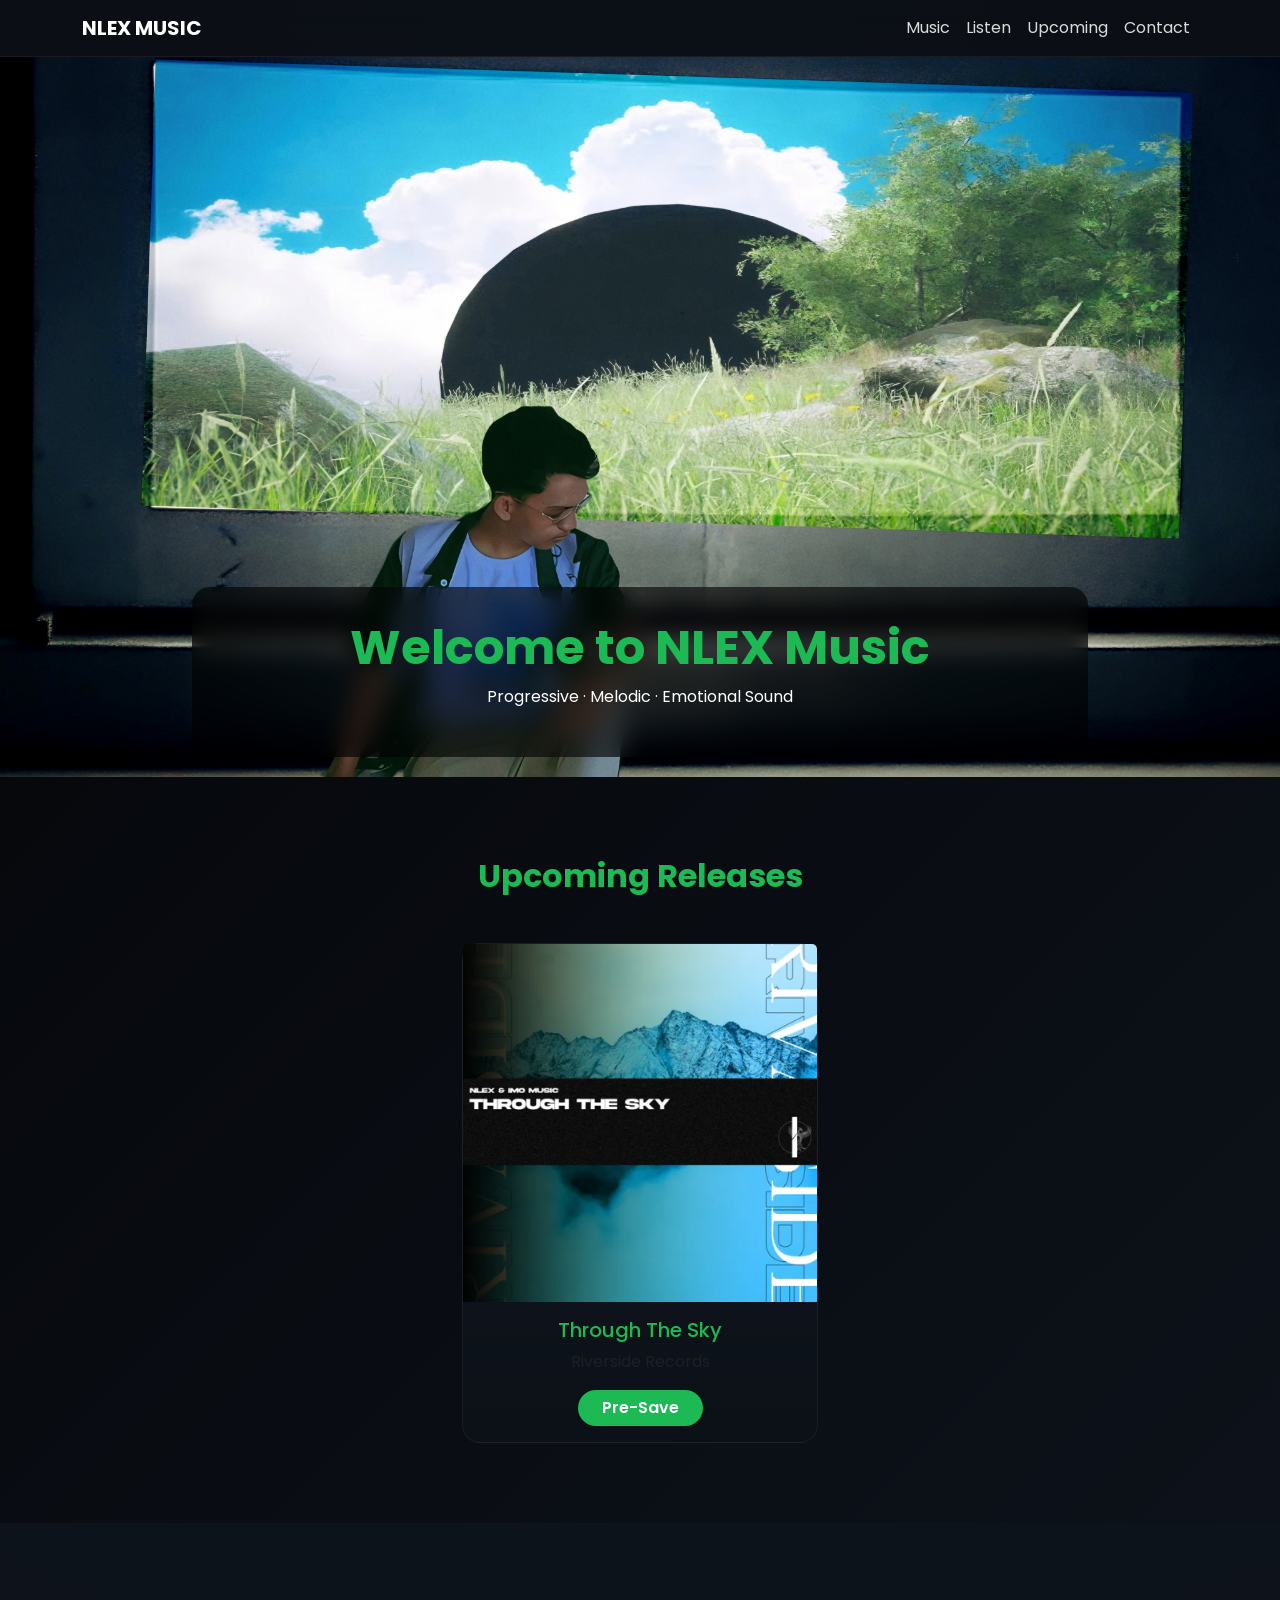
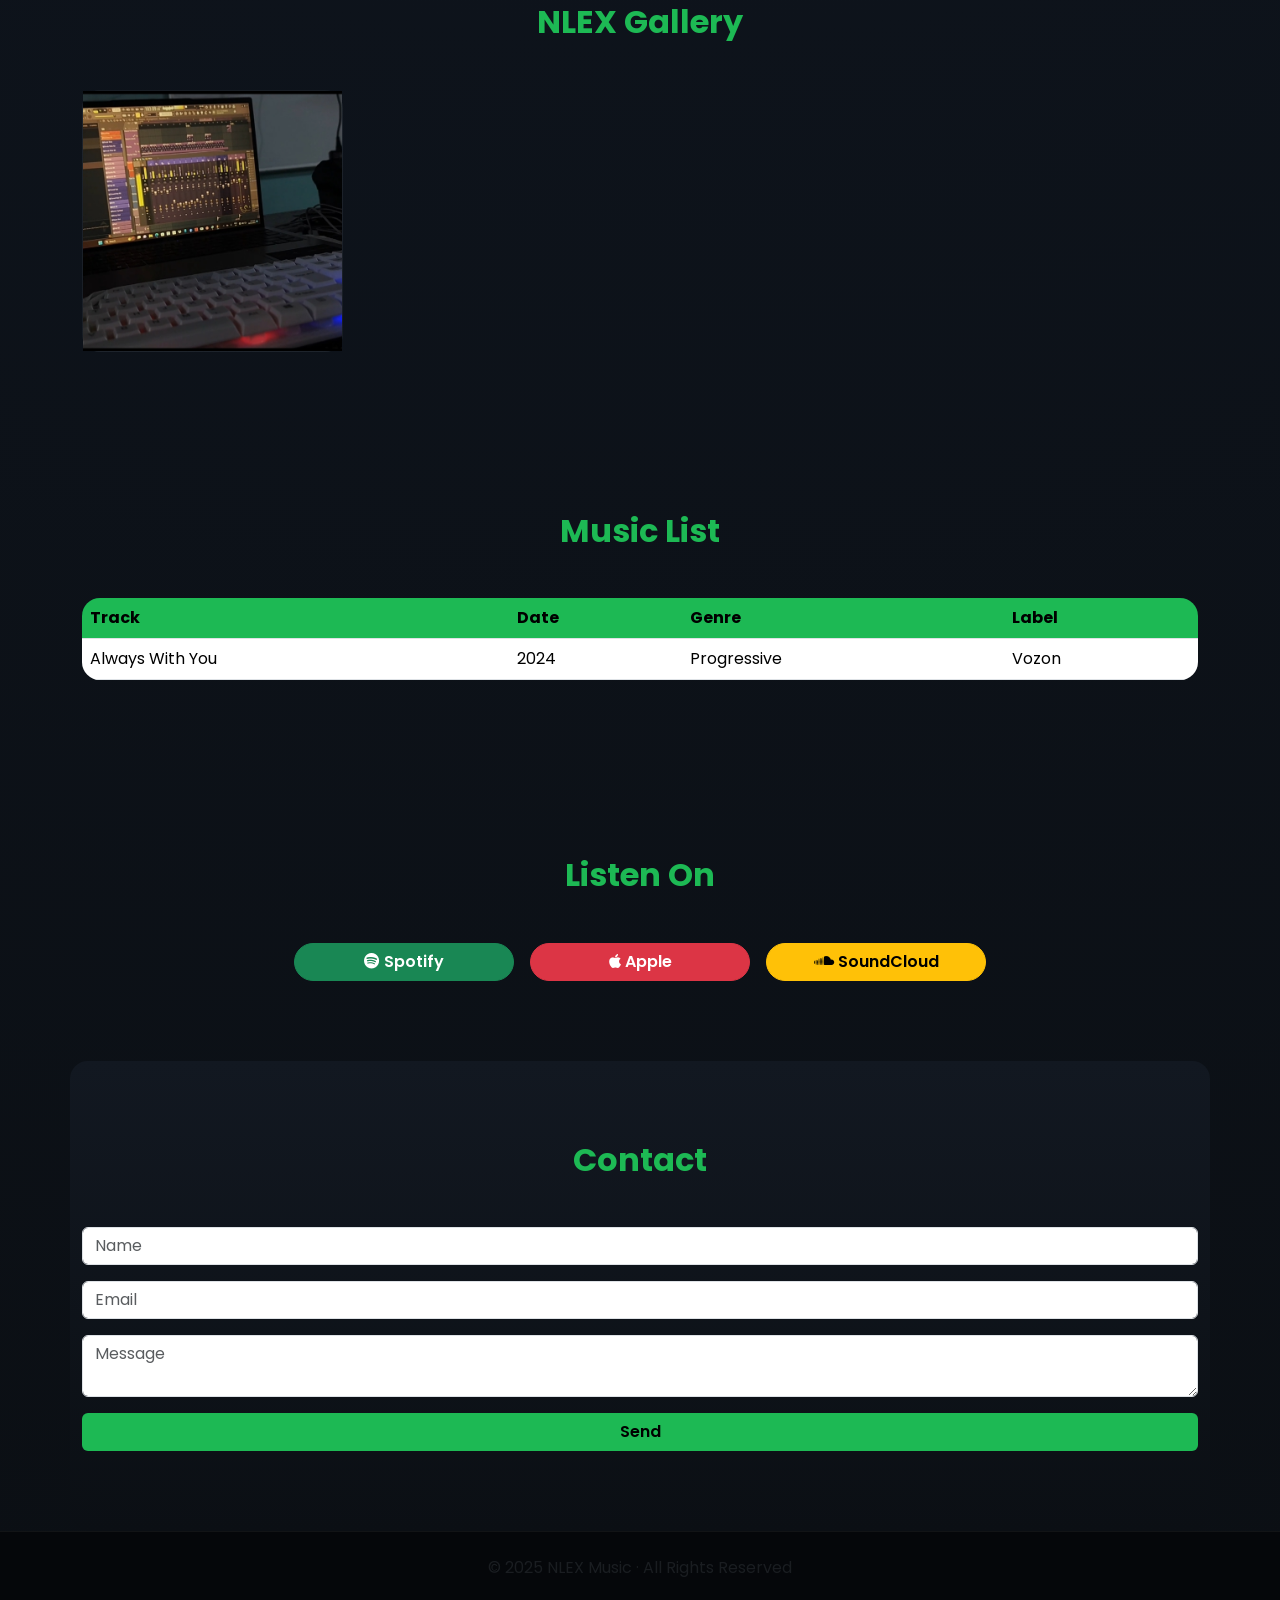
<file: nlexwebsite/index.html>
<!DOCTYPE html>
<html lang="en">
<head>
<meta charset="UTF-8">
<meta name="viewport" content="width=device-width, initial-scale=1.0">
<title>NLEX Music</title>

<!-- Bootstrap / Icons / Fonts -->
<link href="https://cdn.jsdelivr.net/npm/bootstrap@5.3.2/dist/css/bootstrap.min.css" rel="stylesheet">
<link href="https://cdn.jsdelivr.net/npm/bootstrap-icons/font/bootstrap-icons.css" rel="stylesheet">
<link href="https://cdnjs.cloudflare.com/ajax/libs/font-awesome/6.4.2/css/all.min.css" rel="stylesheet">
<link href="https://fonts.googleapis.com/css2?family=Poppins:wght@400;600;700&display=swap" rel="stylesheet">

<style>
:root {
  --bg-main:#0b0f14;
  --bg-soft:#121821;
  --accent:#1DB954;
  --text:#eaeef2;
  --muted:#9aa4af;
  --radius:18px;
}

body{
  font-family:Poppins,sans-serif;
  background:radial-gradient(circle at top,#101722,var(--bg-main));
  color:var(--text);
}

/* NAVBAR */
.navbar{
  backdrop-filter:blur(14px);
  background:rgba(11,15,20,.85);
  border-bottom:1px solid rgba(255,255,255,.05);
}
.nav-link{color:#fff!important;opacity:.85}
.nav-link:hover{opacity:1;color:var(--accent)!important}

/* HERO */
.carousel-item{
  height:min(90vh,720px);
  background-size:cover;
  background-position:center;
}
.carousel-caption{
  background:rgba(0,0,0,.6);
  backdrop-filter:blur(12px);
  border-radius:var(--radius);
  padding:2rem;
}
.carousel-caption h1{
  color:var(--accent);
  font-weight:700;
  font-size:clamp(1.8rem,4vw,3rem);
}

/* SECTIONS */
section{padding:5rem 0}
section h2{
  color:var(--accent);
  font-weight:700;
  text-align:center;
  margin-bottom:3rem;
}

/* CARDS */
.card{
  background:linear-gradient(180deg,var(--bg-soft),#0c1118);
  border-radius:var(--radius);
  border:1px solid rgba(255,255,255,.05);
  transition:.35s ease;
}
.card:hover{
  transform:translateY(-6px);
  box-shadow:0 25px 50px rgba(0,0,0,.6);
}
.card-title{color:var(--accent)}

/* UPCOMING */
#upcoming{background:linear-gradient(135deg,#06080c,#0d121a)}
#upcoming .btn{background:var(--accent);border:none;font-weight:600}

/* GALLERY */
.gallery-card img{
  height:260px;
  object-fit:cover;
}
.overlay{
  position:absolute;
  inset:0;
  background:rgba(0,0,0,.7);
  backdrop-filter:blur(10px);
  display:flex;
  align-items:center;
  justify-content:center;
  opacity:0;
  transition:.4s;
}
.gallery-card:hover .overlay{opacity:1}

/* TABLE */
.table{
  background:var(--bg-soft);
  border-radius:var(--radius);
  overflow:hidden;
}
.table th{
  background:var(--accent);
  color:#000;
}

/* LISTEN */
#listen .btn{
  min-width:220px;
  border-radius:50px;
  font-weight:600;
}

/* FAQ */
.accordion-button{background:var(--bg-soft);color:#fff}
.accordion-button:not(.collapsed){
  background:var(--accent);
  color:#000;
}

/* CONTACT */
#contact{
  background:linear-gradient(180deg,var(--bg-soft),#0b0f14);
  border-radius:var(--radius);
}
#contact .btn{background:var(--accent);color:#000;font-weight:600}

/* FOOTER */
footer{
  background:#05070a;
  border-top:1px solid rgba(255,255,255,.05);
}

/* MOBILE */
@media(max-width:768px){
  section{padding:3.5rem 1rem}
  .gallery-card img{height:200px}
}
</style>
</head>

<body>

<!-- NAVBAR -->
<nav class="navbar navbar-expand-md navbar-dark sticky-top">
  <div class="container">
    <a class="navbar-brand fw-bold" href="#">NLEX MUSIC</a>
    <button class="navbar-toggler" data-bs-toggle="collapse" data-bs-target="#nav">
      <i class="bi bi-list"></i>
    </button>
    <div id="nav" class="collapse navbar-collapse">
      <ul class="navbar-nav ms-auto">
        <li class="nav-item"><a class="nav-link" href="#music">Music</a></li>
        <li class="nav-item"><a class="nav-link" href="#listen">Listen</a></li>
        <li class="nav-item"><a class="nav-link" href="#upcoming">Upcoming</a></li>
        <li class="nav-item"><a class="nav-link" href="#contact">Contact</a></li>
      </ul>
    </div>
  </div>
</nav>

<!-- HERO -->
<div id="hero" class="carousel slide" data-bs-ride="carousel">
  <div class="carousel-inner">
    <div class="carousel-item active" style="background-image:url('image.jpg')">
      <div class="carousel-caption text-center">
        <h1>Welcome to NLEX Music</h1>
        <p>Progressive · Melodic · Emotional Sound</p>
      </div>
    </div>
    <div class="carousel-item" style="background-image:url('images1.jpg')">
      <div class="carousel-caption text-center">
        <h1>Experience The Sound</h1>
        <p>Feel every melody</p>
      </div>
    </div>
  </div>
</div>

<!-- UPCOMING -->
<section id="upcoming">
  <div class="container">
    <h2>Upcoming Releases</h2>
    <div class="row g-4 justify-content-center">

      <div class="col-md-4">
        <div class="card h-100">
          <img src="css/upcoming.png" class="card-img-top">
          <div class="card-body text-center">
            <h5 class="card-title">Through The Sky</h5>
            <p class="text-muted">Riverside Records</p>
            <button id="followBtn" class="btn btn-success rounded-pill px-4">Pre-Save</button>
            <div id="notification" class="alert alert-success mt-3 d-none">
              Redirecting to Spotify...
            </div>
          </div>
        </div>
      </div>

    </div>
  </div>
</section>

<!-- GALLERY -->
<section id="gallery">
  <div class="container">
    <h2>NLEX Gallery</h2>
    <div class="row g-4">
      <div class="col-md-3">
        <div class="card gallery-card position-relative">
          <img src="makingimage.jpg">
          <div class="overlay"><span>Studio Moments</span></div>
        </div>
      </div>
    </div>
  </div>
</section>

<!-- MUSIC TABLE -->
<section id="music" class="container">
  <h2>Music List</h2>
  <div class="table-responsive">
    <table class="table table-hover">
      <thead>
        <tr><th>Track</th><th>Date</th><th>Genre</th><th>Label</th></tr>
      </thead>
      <tbody>
        <tr><td>Always With You</td><td>2024</td><td>Progressive</td><td>Vozon</td></tr>
      </tbody>
    </table>
  </div>
</section>

<!-- LISTEN -->
<section id="listen" class="text-center">
  <h2>Listen On</h2>
  <div class="d-flex justify-content-center gap-3 flex-wrap">
    <a class="btn btn-success" href="#"><i class="fab fa-spotify"></i> Spotify</a>
    <a class="btn btn-danger" href="#"><i class="fab fa-apple"></i> Apple</a>
    <a class="btn btn-warning" href="#"><i class="fab fa-soundcloud"></i> SoundCloud</a>
  </div>
</section>

<!-- CONTACT -->
<section id="contact" class="container">
  <h2>Contact</h2>
  <form id="contactForm">
    <input class="form-control mb-3" placeholder="Name">
    <input class="form-control mb-3" placeholder="Email">
    <textarea class="form-control mb-3" placeholder="Message"></textarea>
    <button class="btn w-100">Send</button>
    <div id="contactNotification" class="alert alert-success mt-3 d-none">
      Message sent!
    </div>
  </form>
</section>

<footer class="py-4 text-center text-muted">
  © 2025 NLEX Music · All Rights Reserved
</footer>

<script src="https://cdn.jsdelivr.net/npm/bootstrap@5.3.2/dist/js/bootstrap.bundle.min.js"></script>

<script>
document.getElementById("followBtn")?.addEventListener("click",()=>{
  const n=document.getElementById("notification");
  n.classList.remove("d-none");
  setTimeout(()=>window.open("https://open.spotify.com"),1500);
});

document.getElementById("contactForm")?.addEventListener("submit",e=>{
  e.preventDefault();
  document.getElementById("contactNotification").classList.remove("d-none");
});
</script>

</body>
</html>
</file>
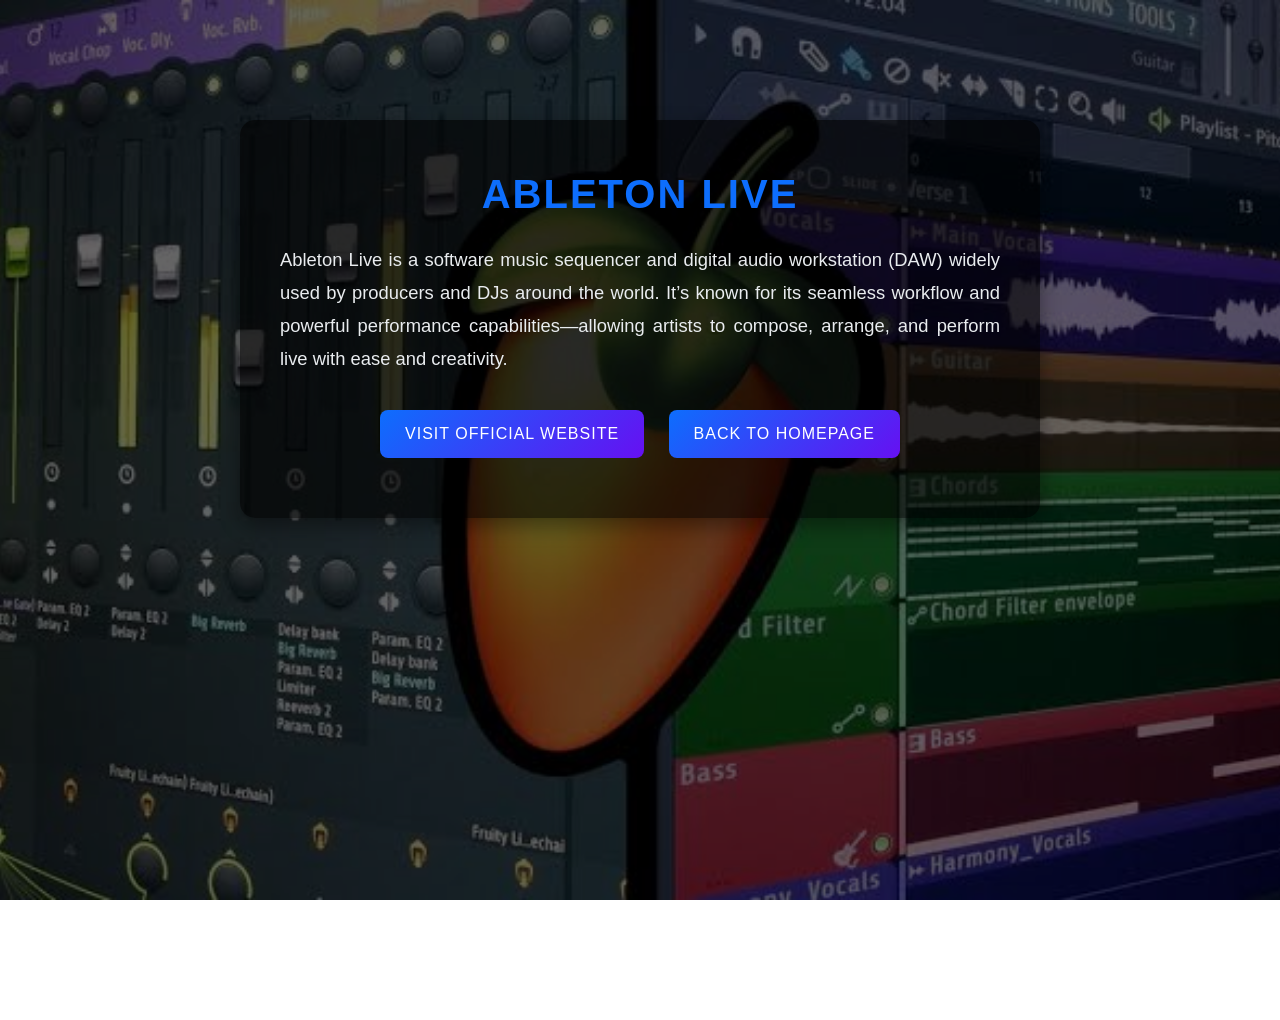
<file: nlexwebsite/ablt.html>
<!DOCTYPE html>
<html lang="en">
<head>
  <meta charset="UTF-8">
  <meta name="viewport" content="width=device-width, initial-scale=1.0">
  <title>Ableton Live - NLEX MUSIC</title>
  <link href="https://cdn.jsdelivr.net/npm/bootstrap@5.3.2/dist/css/bootstrap.min.css" rel="stylesheet">

  <style>
    /* Background styling */
    body {
      background-image: url('fl.jpeg');
      background-size: cover;
      background-position: center;
      background-attachment: fixed;
      min-height: 100vh;
      color: #f8f9fa;
      font-family: 'Poppins', sans-serif;
    }

    /* Overlay for readability */
    .overlay {
      position: fixed;
      top: 0;
      left: 0;
      width: 100%;
      height: 100%;
      background: rgba(0, 0, 0, 0.6);
      z-index: -1;
    }

    /* Container styling */
    .container {
      margin-top: 120px;
      max-width: 800px;
      background: rgba(0, 0, 0, 0.6);
      padding: 50px 40px;
      border-radius: 15px;
      box-shadow: 0 8px 20px rgba(0, 0, 0, 0.4);
    }

    /* Title */
    h1 {
      text-align: center;
      font-weight: 700;
      color: #0d6efd;
      margin-bottom: 25px;
      text-transform: uppercase;
      letter-spacing: 2px;
    }

    /* Lead paragraph */
    .lead {
      font-size: 1.15rem;
      line-height: 1.8;
      color: #e9ecef;
      text-align: justify;
    }

    /* Custom buttons */
    .btn-custom {
      background: linear-gradient(135deg, #0d6efd, #6610f2);
      border: none;
      color: white;
      padding: 12px 25px;
      border-radius: 8px;
      transition: all 0.3s ease;
      text-transform: uppercase;
      letter-spacing: 1px;
    }

    .btn-custom:hover {
      background: linear-gradient(135deg, #6610f2, #0d6efd);
      transform: scale(1.05);
      color: #fff;
    }

    /* Center buttons */
    .text-center a {
      display: inline-block;
      margin: 10px;
    }

    /* Responsive adjustment */
    @media (max-width: 768px) {
      .container {
        margin-top: 80px;
        padding: 35px 25px;
      }

      h1 {
        font-size: 1.8rem;
      }
    }
  </style>
</head>
<body>
  <div class="overlay"></div>

  <div class="container text-center">
    <h1>Ableton Live</h1>
    <p class="lead">
      Ableton Live is a software music sequencer and digital audio workstation (DAW) widely used by producers and DJs around the world.
      It’s known for its seamless workflow and powerful performance capabilities—allowing artists to compose, arrange, and perform live
      with ease and creativity.
    </p>

    <div class="text-center mt-4">
      <a href="https://www.ableton.com/" target="_blank" class="btn btn-custom">Visit Official Website</a>
  <a href="index.php" class="btn btn-custom">Back to Homepage</a>
    </div>
  </div>

  <script src="https://cdn.jsdelivr.net/npm/bootstrap@5.3.2/dist/js/bootstrap.bundle.min.js"></script>
</body>
</html>
</file>
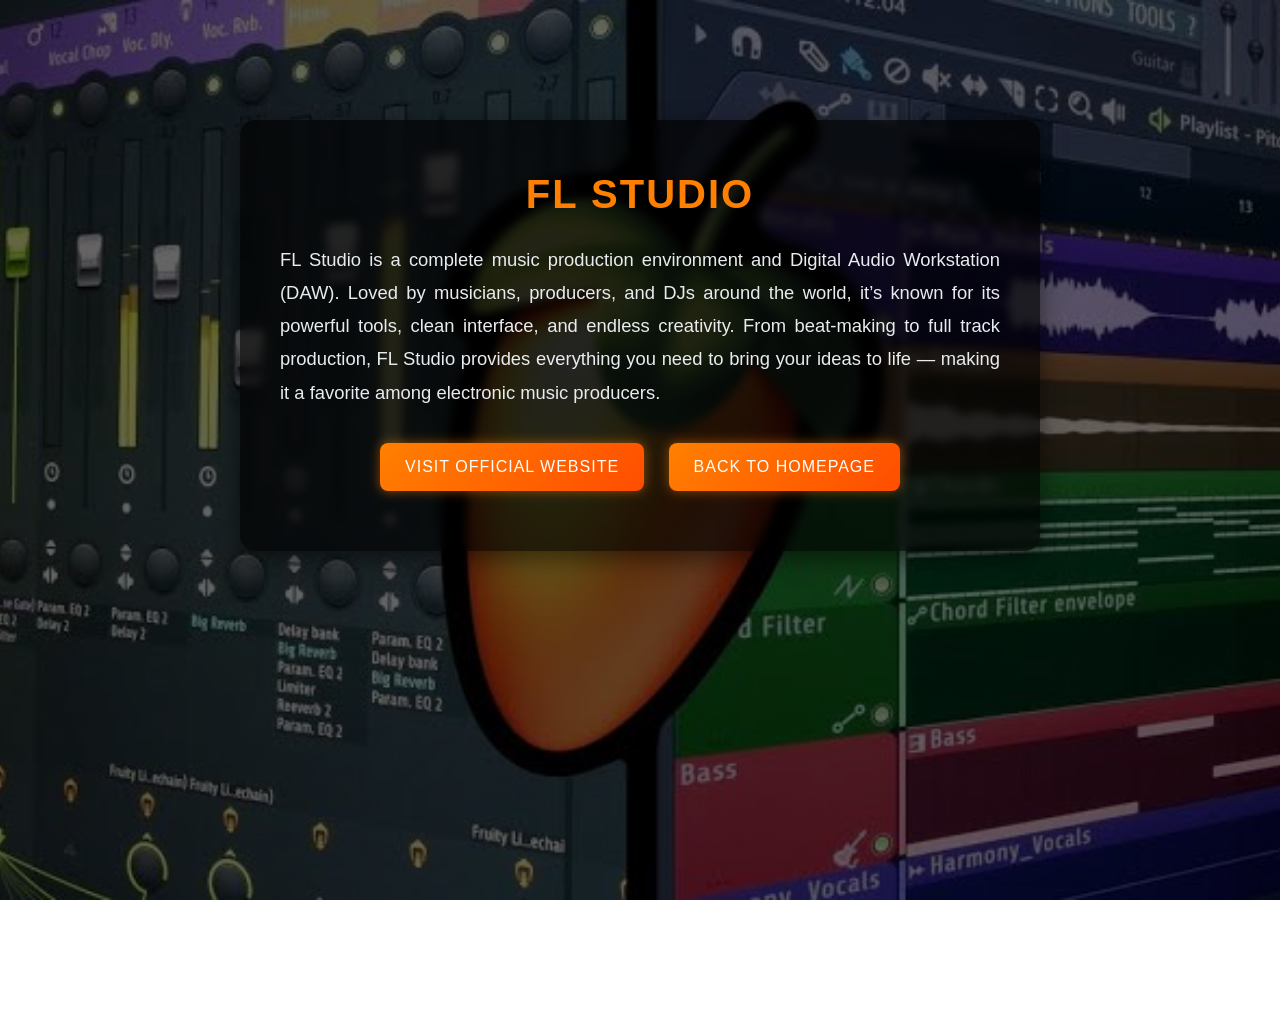
<file: nlexwebsite/FL.html>
<!DOCTYPE html>
<html lang="en">
<head>
  <meta charset="UTF-8">
  <meta name="viewport" content="width=device-width, initial-scale=1.0">
  <title>FL Studio - NLEX MUSIC</title>

  <!-- Bootstrap CSS -->
  <link href="https://cdn.jsdelivr.net/npm/bootstrap@5.3.2/dist/css/bootstrap.min.css" rel="stylesheet">

  <style>
    /* Background styling */
    body {
      background-image: url('fl.jpeg');
      background-size: cover;
      background-position: center;
      background-attachment: fixed;
      min-height: 100vh;
      color: #f8f9fa;
      font-family: 'Poppins', sans-serif;
      position: relative;
    }

    /* Dark overlay for readability */
    .overlay {
      position: fixed;
      top: 0;
      left: 0;
      width: 100%;
      height: 100%;
      background: rgba(0, 0, 0, 0.6);
      z-index: -1;
    }

    /* Content box */
    .container {
      margin-top: 120px;
      max-width: 800px;
      background: rgba(0, 0, 0, 0.65);
      padding: 50px 40px;
      border-radius: 15px;
      box-shadow: 0 8px 25px rgba(0, 0, 0, 0.5);
      backdrop-filter: blur(4px);
      text-align: center;
    }

    /* Page title */
    h1 {
      font-size: 2.5rem;
      font-weight: 700;
      text-transform: uppercase;
      color: #ff8000;
      margin-bottom: 25px;
      letter-spacing: 2px;
    }

    /* Description text */
    .lead {
      font-size: 1.15rem;
      line-height: 1.8;
      color: #e9ecef;
      text-align: justify;
    }

    /* Custom buttons */
    .btn-custom {
      background: linear-gradient(135deg, #ff8000, #ff4d00);
      border: none;
      color: white;
      padding: 12px 25px;
      border-radius: 8px;
      transition: all 0.3s ease;
      text-transform: uppercase;
      letter-spacing: 1px;
      box-shadow: 0 0 12px rgba(255, 128, 0, 0.5);
    }

    .btn-custom:hover {
      background: linear-gradient(135deg, #ff4d00, #ff8000);
      transform: scale(1.05);
      box-shadow: 0 0 20px rgba(255, 100, 0, 0.8);
      color: #fff;
    }

    /* Button spacing */
    .text-center a {
      display: inline-block;
      margin: 10px;
    }

    /* Responsive adjustments */
    @media (max-width: 768px) {
      .container {
        margin-top: 80px;
        padding: 35px 25px;
      }

      h1 {
        font-size: 2rem;
      }

      .lead {
        font-size: 1.05rem;
        text-align: left;
      }
    }
  </style>
</head>
<body>
  <div class="overlay"></div>

  <div class="container">
    <h1>FL Studio</h1>
    <p class="lead">
      FL Studio is a complete music production environment and Digital Audio Workstation (DAW).
      Loved by musicians, producers, and DJs around the world, it’s known for its powerful tools, clean interface,
      and endless creativity. From beat-making to full track production, FL Studio provides everything you need to bring
      your ideas to life — making it a favorite among electronic music producers.
    </p>

    <div class="text-center mt-4">
      <a href="https://www.image-line.com/" target="_blank" class="btn btn-custom">Visit Official Website</a>
  <a href="index.php" class="btn btn-custom">Back to Homepage</a>
    </div>
  </div>

  <!-- Bootstrap JS -->
  <script src="https://cdn.jsdelivr.net/npm/bootstrap@5.3.2/dist/js/bootstrap.bundle.min.js"></script>
</body>
</html>
</file>
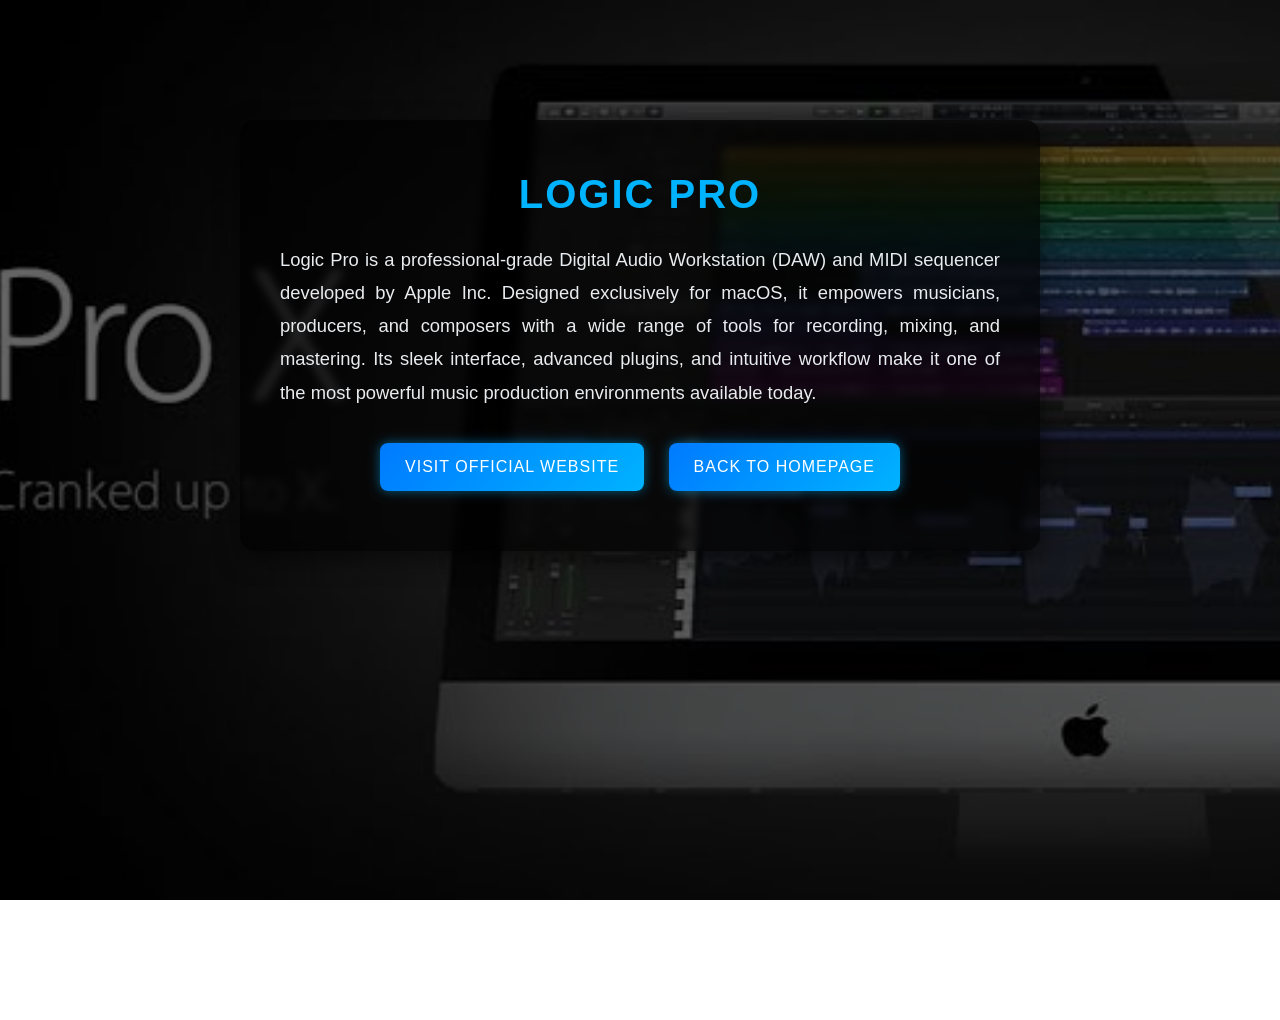
<file: nlexwebsite/lgc.html>
<!DOCTYPE html>
<html lang="en">
<head>
  <meta charset="UTF-8">
  <meta name="viewport" content="width=device-width, initial-scale=1.0">
  <title>Logic Pro - NLEX MUSIC</title>

  <!-- Bootstrap CSS -->
  <link href="https://cdn.jsdelivr.net/npm/bootstrap@5.3.2/dist/css/bootstrap.min.css" rel="stylesheet">

  <style>
    /* Background setup */
    body {
      background-image: url('lgp.jpeg');
      background-size: cover;
      background-position: center;
      background-attachment: fixed;
      min-height: 100vh;
      color: #f8f9fa;
      font-family: 'Poppins', sans-serif;
      position: relative;
    }

    /* Dark overlay */
    .overlay {
      position: fixed;
      top: 0;
      left: 0;
      width: 100%;
      height: 100%;
      background: rgba(0, 0, 0, 0.6);
      z-index: -1;
    }

    /* Main content box */
    .container {
      margin-top: 120px;
      max-width: 800px;
      background: rgba(0, 0, 0, 0.65);
      padding: 50px 40px;
      border-radius: 15px;
      box-shadow: 0 8px 25px rgba(0, 0, 0, 0.5);
      backdrop-filter: blur(5px);
      text-align: center;
    }

    /* Title */
    h1 {
      font-size: 2.5rem;
      font-weight: 700;
      text-transform: uppercase;
      color: #00b3ff;
      margin-bottom: 25px;
      letter-spacing: 2px;
    }

    /* Description */
    .lead {
      font-size: 1.15rem;
      line-height: 1.8;
      color: #e9ecef;
      text-align: justify;
    }

    /* Buttons */
    .btn-custom {
      background: linear-gradient(135deg, #007aff, #00b3ff);
      border: none;
      color: white;
      padding: 12px 25px;
      border-radius: 8px;
      transition: all 0.3s ease;
      text-transform: uppercase;
      letter-spacing: 1px;
      box-shadow: 0 0 12px rgba(0, 180, 255, 0.5);
    }

    .btn-custom:hover {
      background: linear-gradient(135deg, #00b3ff, #007aff);
      transform: scale(1.05);
      box-shadow: 0 0 20px rgba(0, 200, 255, 0.8);
      color: #fff;
    }

    /* Button layout */
    .text-center a {
      display: inline-block;
      margin: 10px;
    }

    /* Responsive adjustments */
    @media (max-width: 768px) {
      .container {
        margin-top: 80px;
        padding: 35px 25px;
      }

      h1 {
        font-size: 2rem;
      }

      .lead {
        font-size: 1.05rem;
        text-align: left;
      }
    }
  </style>
</head>
<body>
  <div class="overlay"></div>

  <div class="container">
    <h1>Logic Pro</h1>
    <p class="lead">
      Logic Pro is a professional-grade Digital Audio Workstation (DAW) and MIDI sequencer developed by Apple Inc.
      Designed exclusively for macOS, it empowers musicians, producers, and composers with a wide range of tools for
      recording, mixing, and mastering. Its sleek interface, advanced plugins, and intuitive workflow make it one of the
      most powerful music production environments available today.
    </p>

    <div class="text-center mt-4">
      <a href="https://www.apple.com/logic-pro/" target="_blank" class="btn btn-custom">Visit Official Website</a>
  <a href="index.php" class="btn btn-custom">Back to Homepage</a>
    </div>
  </div>

  <!-- Bootstrap JS -->
  <script src="https://cdn.jsdelivr.net/npm/bootstrap@5.3.2/dist/js/bootstrap.bundle.min.js"></script>
</body>
</html>
</file>
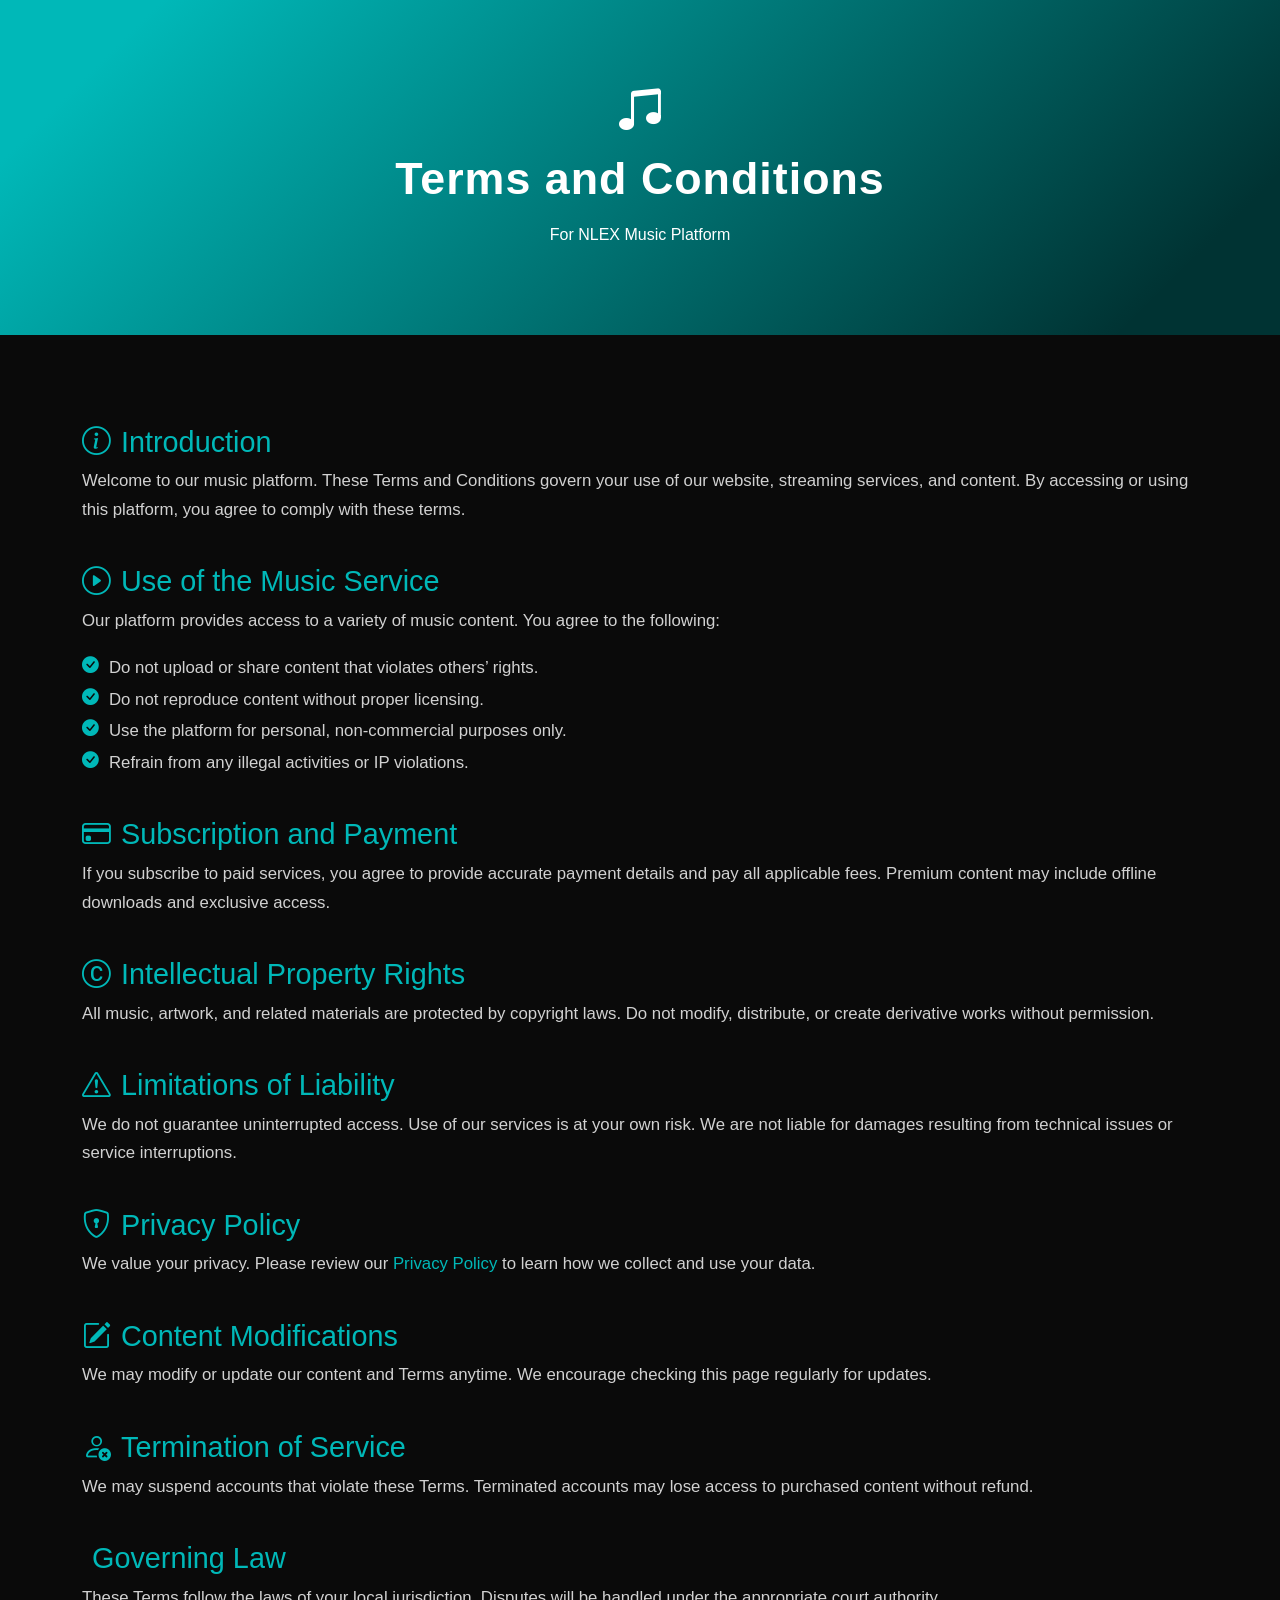
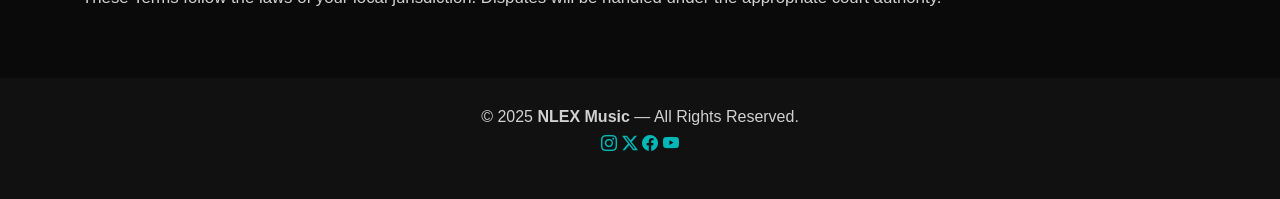
<file: nlexwebsite/terms.html>
<!DOCTYPE html>
<html lang="en">
<head>
  <meta charset="UTF-8">
  <meta name="viewport" content="width=device-width, initial-scale=1.0">
  <title>Terms and Conditions - NLEX Music</title>

  <!-- Bootstrap CSS -->
  <link href="https://cdn.jsdelivr.net/npm/bootstrap@5.3.0/dist/css/bootstrap.min.css" rel="stylesheet">
  <!-- Icons -->
  <link href="https://cdn.jsdelivr.net/npm/bootstrap-icons@1.11.1/font/bootstrap-icons.css" rel="stylesheet">
  <style>
    /* ===== THEME COLORS ===== */
    :root {
      --black: #0a0a0a;
      --teal: #00b8b8;
      --white: #ffffff;
      --gray: #d1d1d1;
    }

    body {
      background-color: var(--black);
      color: var(--white);
      font-family: "Poppins", sans-serif;
      line-height: 1.7;
      overflow-x: hidden;
    }

    /* ===== HEADER ===== */
    .terms-header {
      background: linear-gradient(135deg, var(--teal) 10%, #003333 90%);
      padding: 70px 0;
      text-align: center;
      color: var(--white);
      position: relative;
    }

    .terms-header h1 {
      font-weight: 700;
      font-size: 2.8rem;
      letter-spacing: 1px;
    }

    .terms-header i {
      font-size: 3rem;
      margin-bottom: 10px;
      color: var(--white);
    }

    /* ===== CONTENT ===== */
    .terms-content {
      padding: 50px 15px;
    }

    .terms-content h2 {
      color: var(--teal);
      margin-top: 40px;
      font-size: 1.8rem;
      display: flex;
      align-items: center;
      gap: 10px;
    }

    .terms-content p, .terms-content li {
      color: var(--gray);
      font-size: 1.05rem;
    }

    .terms-content ul {
      list-style: none;
      padding-left: 0;
    }

    .terms-content ul li::before {
      content: "\f26a"; /* Music Note icon */
      font-family: "Bootstrap-icons";
      color: var(--teal);
      margin-right: 10px;
    }

    a {
      color: var(--teal);
      text-decoration: none;
      transition: color 0.3s ease;
    }

    a:hover {
      color: var(--white);
      text-decoration: underline;
    }

    /* ===== FOOTER ===== */
    .footer {
      background-color: #111;
      text-align: center;
      padding: 25px 10px;
      color: var(--gray);
    }

    .footer i {
      color: var(--teal);
    }

    /* ===== RESPONSIVE ===== */
    @media (max-width: 768px) {
      .terms-header h1 {
        font-size: 2.1rem;
      }
      .terms-content h2 {
        font-size: 1.5rem;
      }
    }

    /* ===== SCROLL EFFECT ===== */
    .terms-content h2,
    .terms-content p,
    .terms-content ul {
      transition: all 0.3s ease;
    }

    .terms-content h2:hover {
      color: #00ffff;
      transform: translateX(5px);
    }
  </style>
</head>

<body>

  <!-- HEADER -->
  <section class="terms-header">
    <div class="container">
      <i class="bi bi-music-note-beamed"></i>
      <h1>Terms and Conditions</h1>
      <p class="mt-3">For NLEX Music Platform</p>
    </div>
  </section>

  <!-- CONTENT -->
  <section class="terms-content">
    <div class="container">
      <h2><i class="bi bi-info-circle"></i> Introduction</h2>
      <p>Welcome to our music platform. These Terms and Conditions govern your use of our website, streaming services, and content. By accessing or using this platform, you agree to comply with these terms.</p>

      <h2><i class="bi bi-play-circle"></i> Use of the Music Service</h2>
      <p>Our platform provides access to a variety of music content. You agree to the following:</p>
      <ul>
        <li>Do not upload or share content that violates others’ rights.</li>
        <li>Do not reproduce content without proper licensing.</li>
        <li>Use the platform for personal, non-commercial purposes only.</li>
        <li>Refrain from any illegal activities or IP violations.</li>
      </ul>

      <h2><i class="bi bi-credit-card"></i> Subscription and Payment</h2>
      <p>If you subscribe to paid services, you agree to provide accurate payment details and pay all applicable fees. Premium content may include offline downloads and exclusive access.</p>

      <h2><i class="bi bi-c-circle"></i> Intellectual Property Rights</h2>
      <p>All music, artwork, and related materials are protected by copyright laws. Do not modify, distribute, or create derivative works without permission.</p>

      <h2><i class="bi bi-exclamation-triangle"></i> Limitations of Liability</h2>
      <p>We do not guarantee uninterrupted access. Use of our services is at your own risk. We are not liable for damages resulting from technical issues or service interruptions.</p>

      <h2><i class="bi bi-shield-lock"></i> Privacy Policy</h2>
      <p>We value your privacy. Please review our <a href="/privacy-policy">Privacy Policy</a> to learn how we collect and use your data.</p>

      <h2><i class="bi bi-pencil-square"></i> Content Modifications</h2>
      <p>We may modify or update our content and Terms anytime. We encourage checking this page regularly for updates.</p>

      <h2><i class="bi bi-person-x"></i> Termination of Service</h2>
      <p>We may suspend accounts that violate these Terms. Terminated accounts may lose access to purchased content without refund.</p>

      <h2><i class="bi bi-balance-scale"></i> Governing Law</h2>
      <p>These Terms follow the laws of your local jurisdiction. Disputes will be handled under the appropriate court authority.</p>
    </div>
  </section>

  <!-- FOOTER -->
  <footer class="footer">
    <div class="container">
      <p>
        &copy; 2025 <strong>NLEX Music</strong> — All Rights Reserved.
        <br>
        <i class="bi bi-instagram"></i> <i class="bi bi-twitter-x"></i> <i class="bi bi-facebook"></i> <i class="bi bi-youtube"></i>
      </p>
    </div>
  </footer>

  <!-- Bootstrap JS -->
  <script src="https://cdn.jsdelivr.net/npm/bootstrap@5.3.0/dist/js/bootstrap.bundle.min.js"></script>
</body>
</html>
</file>
